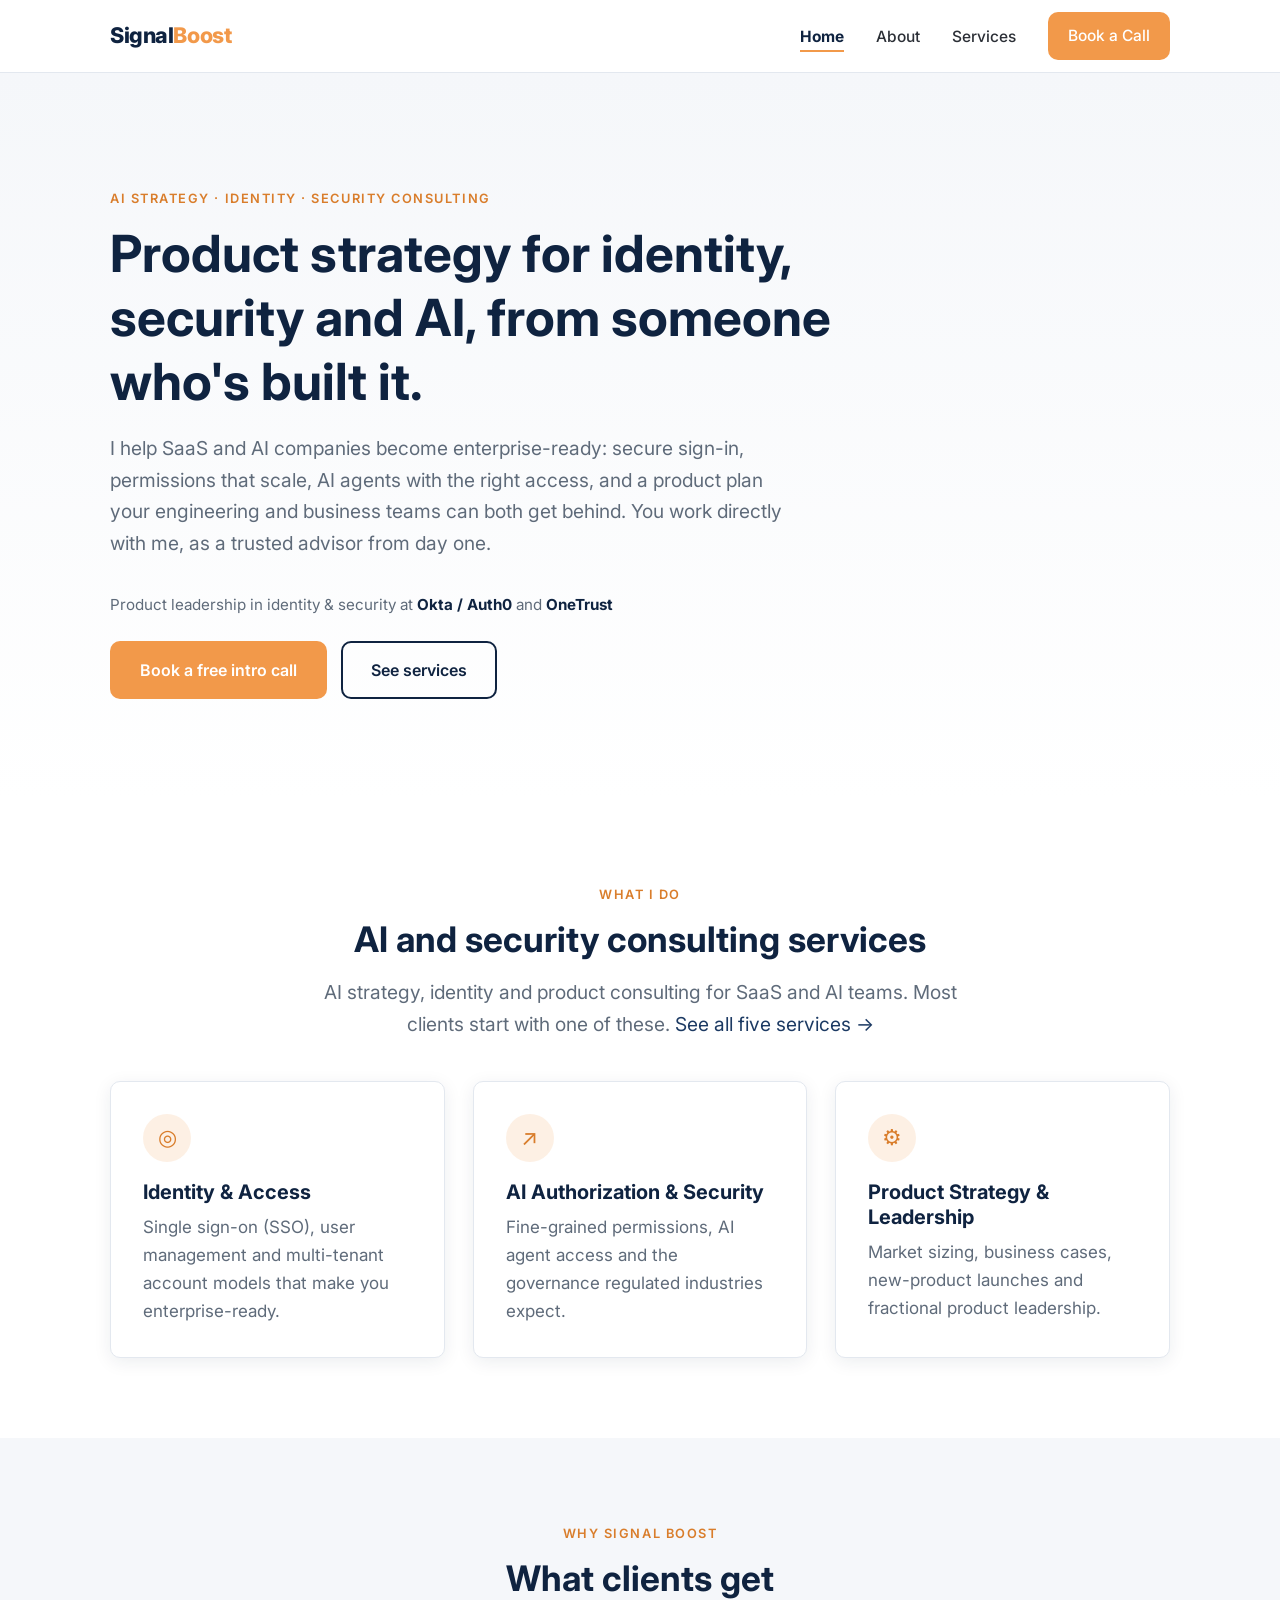
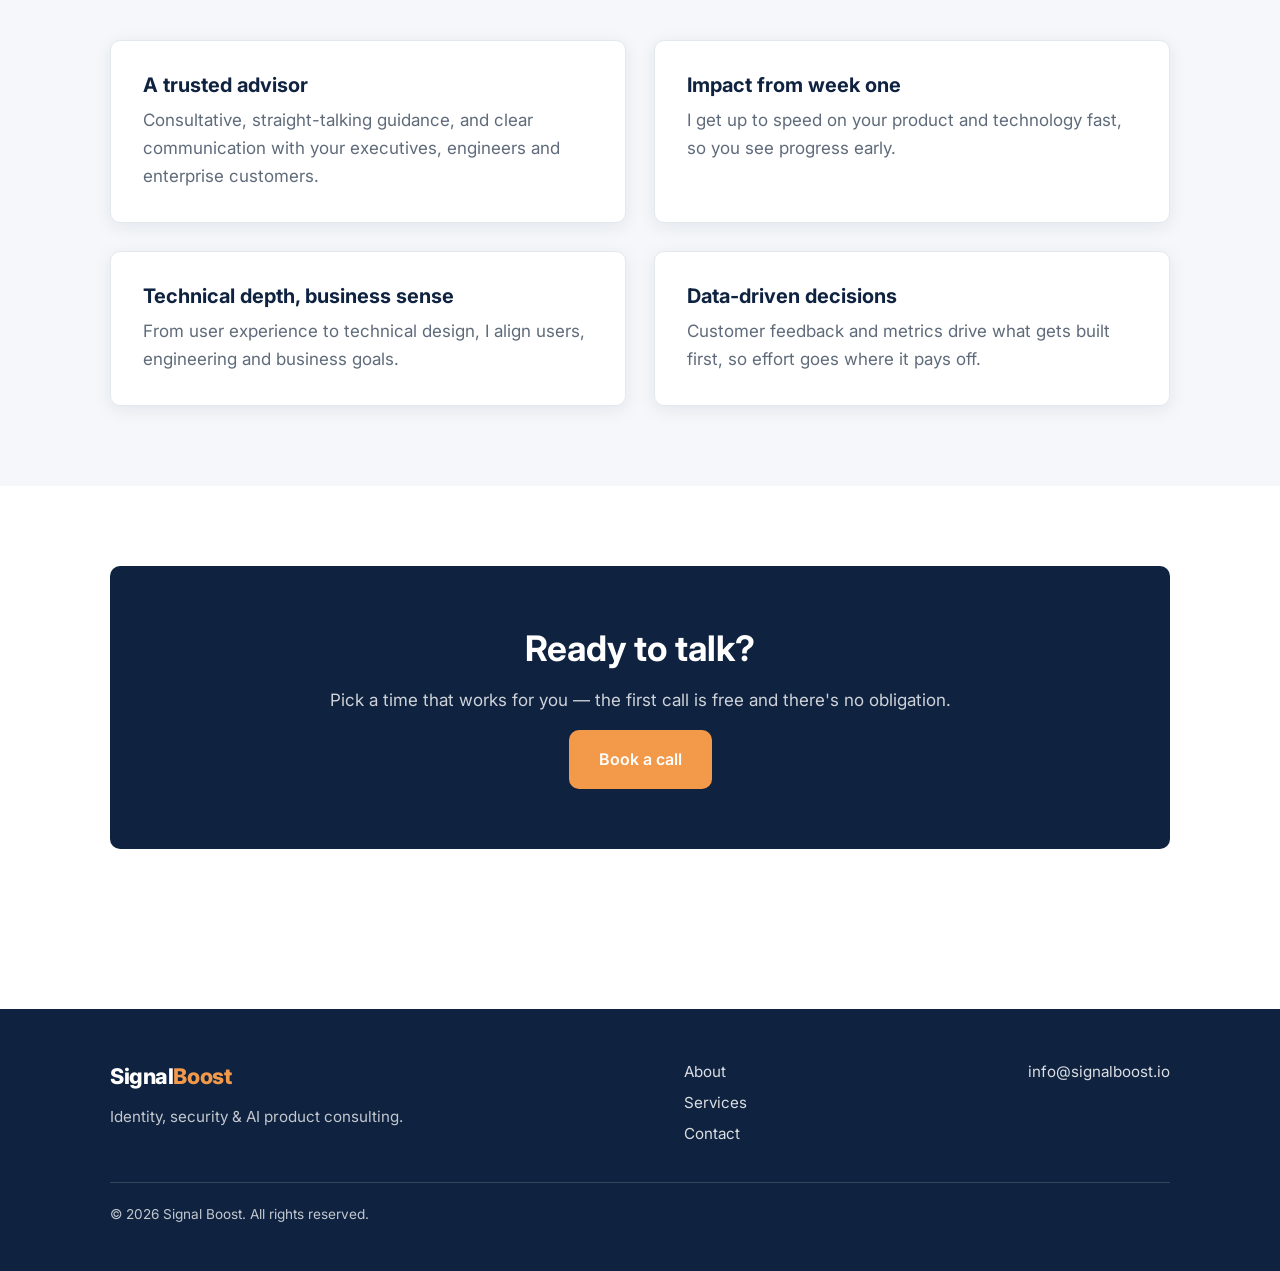
<file: index.html>
<!DOCTYPE html> <!-- Must be the very first line: tells the browser this is a modern HTML5 document -->

<!-- =====================================================================
     index.html — The HOME page.
     ---------------------------------------------------------------------
     GitHub Pages automatically shows "index.html" when someone visits
     your site's main address, so this file MUST be named index.html.

     HTML basics:
       <tag>content</tag>   <- most elements have an opening and closing tag
       <tag attribute="value">  <- attributes add extra info (class, href...)
       "less-than ! - -" ... "- - greater-than"  <- wraps a comment (like this block); browsers ignore it
                                 (Never type the closing "- - >" inside a comment — it ends the comment early.)

     Look for "EDIT:" comments — those mark text you should replace with
     your own details.
     ===================================================================== -->

<html lang="en">               <!-- Root element; lang="en" = page is in English (helps screen readers & Google) -->

<head>                         <!-- <head> holds info ABOUT the page; nothing here is shown on the page itself -->
  <meta charset="UTF-8">       <!-- Character encoding: lets the page display any symbol (é, ✓, —) correctly -->
  <meta name="viewport" content="width=device-width, initial-scale=1.0"> <!-- Makes the site scale properly on phones -->

  <title>Signal Boost | AI Security, Governance &amp; Identity Consulting</title> <!-- EDIT: Text shown in the browser tab and in Google results -->

  <!-- Description shown under your link in Google search results. EDIT: keep it ~150 characters -->
  <meta name="description" content="Chicago-based AI consulting services for SaaS and AI companies: AI strategy consulting, identity and access management (IAM), cybersecurity for AI products and product consulting.">

  <!-- "Open Graph" tags control the preview card when your link is shared on LinkedIn, Slack, etc. -->
  <meta property="og:title" content="Signal Boost | AI Security, Governance &amp; Identity Consulting">
  <meta property="og:description" content="A trusted advisor for identity, security and AI product strategy.">
  <meta property="og:type" content="website">

  <!-- Browser-tab icon. This uses an emoji-style SVG so you don't need an image file.
       Later you can replace it with: <link rel="icon" href="images/favicon.png"> -->
  <link rel="icon" href="data:image/svg+xml,<svg xmlns='http://www.w3.org/2000/svg' viewBox='0 0 100 100'><circle cx='50' cy='50' r='46' fill='%230f2340'/><text x='50' y='67' font-size='52' text-anchor='middle' fill='%23f2994a' font-family='Arial' font-weight='bold'>S</text></svg>">

  <!-- Load the "Inter" font from Google Fonts. The first two lines speed up the download. -->
  <link rel="preconnect" href="https://fonts.googleapis.com">
  <link rel="preconnect" href="https://fonts.gstatic.com" crossorigin>
  <link href="https://fonts.googleapis.com/css2?family=Inter:wght@400;500;600;700;800&display=swap" rel="stylesheet">

  <!-- Link to OUR stylesheet. The path is relative: "css/styles.css" = the styles.css file inside the css folder -->
  <link rel="stylesheet" href="css/styles.css">
</head>

<body>                         <!-- <body> holds everything visitors actually SEE -->

  <!-- ===================== HEADER / NAVIGATION =====================
       This same header block is copied onto every page. If you add a
       new page or rename one, update the links on ALL four pages.
       ================================================================ -->
  <header class="site-header"> <!-- class="site-header" connects this to the .site-header rule in styles.css -->
    <nav class="container nav-wrapper" aria-label="Main navigation"> <!-- <nav> = a group of navigation links; aria-label describes it for screen readers -->

      <!-- The logo is just styled text that links back to the home page -->
      <a href="index.html" class="logo">Signal<span>Boost</span></a> <!-- <span> lets us color "Boost" differently -->

      <!-- Hamburger button: only visible on phones (see styles.css section 9).
           main.js listens for clicks on it to open/close the menu. -->
      <button class="nav-toggle" aria-label="Open menu" aria-expanded="false">
        <span class="bar"></span>  <!-- Each .bar is one line of the ☰ icon -->
        <span class="bar"></span>
        <span class="bar"></span>
      </button>

      <!-- <ul> = unordered list; each <li> = one list item (a menu link) -->
      <ul class="nav-links">
        <li><a href="index.html">Home</a></li>          <!-- href = the page the link goes to -->
        <li><a href="about.html">About</a></li>
        <li><a href="services.html">Services</a></li>
        <li><a href="contact.html" class="btn btn-primary btn-small">Book a Call</a></li> <!-- Styled as a button -->
      </ul>
    </nav>
  </header>

  <!-- <main> wraps the unique content of this page (helps accessibility & SEO) -->
  <main>

    <!-- ===================== HERO (big intro banner) ===================== -->
    <section class="hero">     <!-- <section> = a themed block of the page -->
      <div class="container">  <!-- .container centers content and limits its width -->
        <span class="eyebrow">AI Strategy · Identity · Security Consulting</span> <!-- Small label above the headline -->

        <!-- <h1> = the page's main headline. Use only ONE <h1> per page (important for Google). -->
        <h1>Product strategy for identity, security and AI, from someone who's built it.</h1> <!-- EDIT: your core promise -->

        <!-- class="lead" = larger intro paragraph -->
        <p class="lead">
          <!-- EDIT: one or two sentences on who you help and how -->
          I help SaaS and AI companies become enterprise-ready: secure sign-in,
          permissions that scale, AI agents with the right access, and a product
          plan your engineering and business teams can both get behind.
          You work directly with me, as a trusted advisor from day one.
        </p>

        <!-- Credibility line: short proof, styled by .proof-line in styles.css -->
        <p class="proof-line">Product leadership in identity &amp; security at <strong>Okta / Auth0</strong> and <strong>OneTrust</strong></p>

        <div class="btn-group">  <!-- Holds two buttons side by side -->
          <a href="contact.html" class="btn btn-primary">Book a free intro call</a>
          <a href="services.html" class="btn btn-outline">See services</a>
        </div>
      </div>
    </section>

    <!-- ===================== SERVICES PREVIEW ===================== -->
    <section class="section">
      <div class="container">
        <div class="text-center">  <!-- Centers the heading text -->
          <span class="eyebrow">What I do</span>
          <h2>AI and security consulting services</h2> <!-- <h2> = a section heading -->
          <p class="lead">AI strategy, identity and product consulting for SaaS and AI teams. Most clients start with one of these. <a href="services.html">See all five services →</a></p>
        </div>

        <!-- .grid lays the cards out in columns (1 on phones, up to 3 on desktop) -->
        <!-- class="card reveal": "card" styles the box, "reveal" makes it fade in on scroll (main.js) -->
        <div class="grid" style="margin-top: 40px;"> <!-- style="..." = a one-off inline style for this element only -->

          <article class="card reveal"> <!-- <article> = a self-contained piece of content -->
            <div class="card-icon" aria-hidden="true">◎</div> <!-- aria-hidden: screen readers skip decorative icons -->
            <h3>Identity &amp; Access</h3>                       <!-- EDIT -->
            <p>Single sign-on (SSO), user management and multi-tenant account models that make you enterprise-ready.</p> <!-- EDIT -->
          </article>

          <article class="card reveal">
            <div class="card-icon" aria-hidden="true">↗</div>
            <h3>AI Authorization &amp; Security</h3> <!-- "&amp;" is how you write an "&" symbol safely in HTML -->
            <p>Fine-grained permissions, AI agent access and the governance regulated industries expect.</p>
          </article>

          <article class="card reveal">
            <div class="card-icon" aria-hidden="true">⚙</div>
            <h3>Product Strategy &amp; Leadership</h3>
            <p>Market sizing, business cases, new-product launches and fractional product leadership.</p>
          </article>

        </div>
      </div>
    </section>

    <!-- ===================== WHY WORK WITH SIGNAL BOOST =====================
         These four points come from what Sam's past managers and colleagues
         said most often about him in their recommendations.
         ====================================================================== -->
    <section class="section section-soft"> <!-- section-soft = light gray background -->
      <div class="container">
        <div class="text-center">
          <span class="eyebrow">Why Signal Boost</span>
          <h2>What clients get</h2>
        </div>

        <!-- Same .grid + .card pattern as the services above; "grid-2" makes it a 2×2 layout -->
        <div class="grid grid-2" style="margin-top: 40px;">
          <article class="card reveal">
            <h3>A trusted advisor</h3>
            <p>Consultative, straight-talking guidance, and clear communication with your executives, engineers and enterprise customers.</p>
          </article>
          <article class="card reveal">
            <h3>Impact from week one</h3>
            <p>I get up to speed on your product and technology fast, so you see progress early.</p>
          </article>
          <article class="card reveal">
            <h3>Technical depth, business sense</h3>
            <p>From user experience to technical design, I align users, engineering and business goals.</p>
          </article>
          <article class="card reveal">
            <h3>Data-driven decisions</h3>
            <p>Customer feedback and metrics drive what gets built first, so effort goes where it pays off.</p>
          </article>
        </div>
      </div>
    </section>

    <!-- ===================== CALL TO ACTION ===================== -->
    <section class="section">
      <div class="container">
        <div class="cta-band reveal">  <!-- Dark navy box that grabs attention -->
          <h2>Ready to talk?</h2>
          <p>Pick a time that works for you — the first call is free and there's no obligation.</p>
          <!-- EDIT: replace YOUR-USERNAME with your Calendly link.
               target="_blank" opens it in a new tab; rel="noopener" is a security best practice for new tabs. -->
          <a href="https://calendly.com/YOUR-USERNAME" class="btn btn-primary" target="_blank" rel="noopener">Book a call</a>
        </div>
      </div>
    </section>

  </main>

  <!-- ===================== FOOTER =====================
       Also copied onto every page — update all pages if you change it.
       ================================================== -->
  <footer class="site-footer">
    <div class="container">
      <div class="footer-grid">  <!-- Flexbox row: brand on the left, links on the right -->
        <div>
          <a href="index.html" class="logo">Signal<span>Boost</span></a>
          <p style="margin-top: 10px;">Identity, security &amp; AI product consulting.</p>
        </div>
        <ul class="footer-links">
          <li><a href="about.html">About</a></li>
          <li><a href="services.html">Services</a></li>
          <li><a href="contact.html">Contact</a></li>
        </ul>
        <ul class="footer-links">
          <!-- "mailto:" links open the visitor's email app. EDIT: your email -->
          <li><a href="mailto:sam@signalboost.io">info@signalboost.io</a></li>
        </ul>
      </div>
      <div class="footer-bottom">
        <!-- &copy; = the © symbol. The empty <span id="year"> is filled in by main.js -->
        <p>&copy; <span id="year"></span> Signal Boost. All rights reserved.</p>
      </div>
    </div>
  </footer>

  <!-- Load our JavaScript LAST-ish. "defer" = wait until the page's HTML is fully loaded, then run it. -->
  <script src="js/main.js" defer></script>
</body>
</html>
</file>
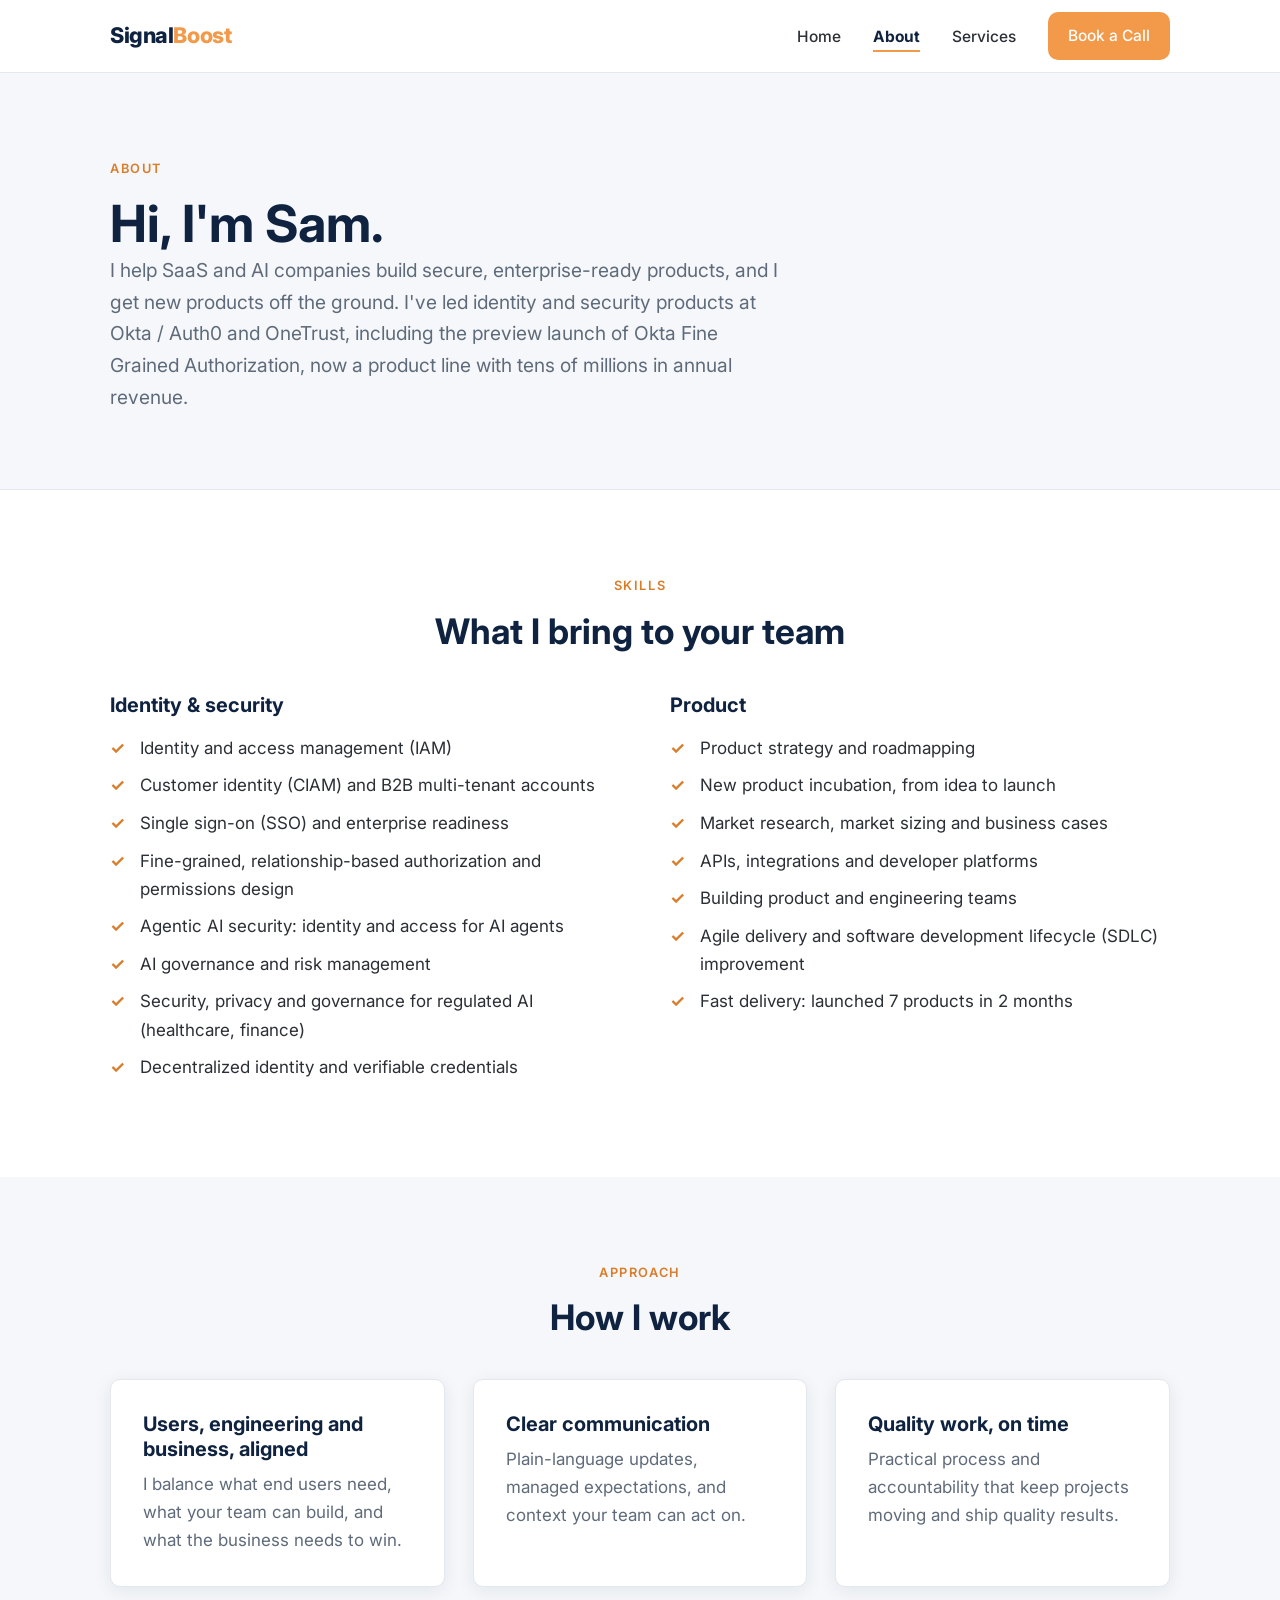
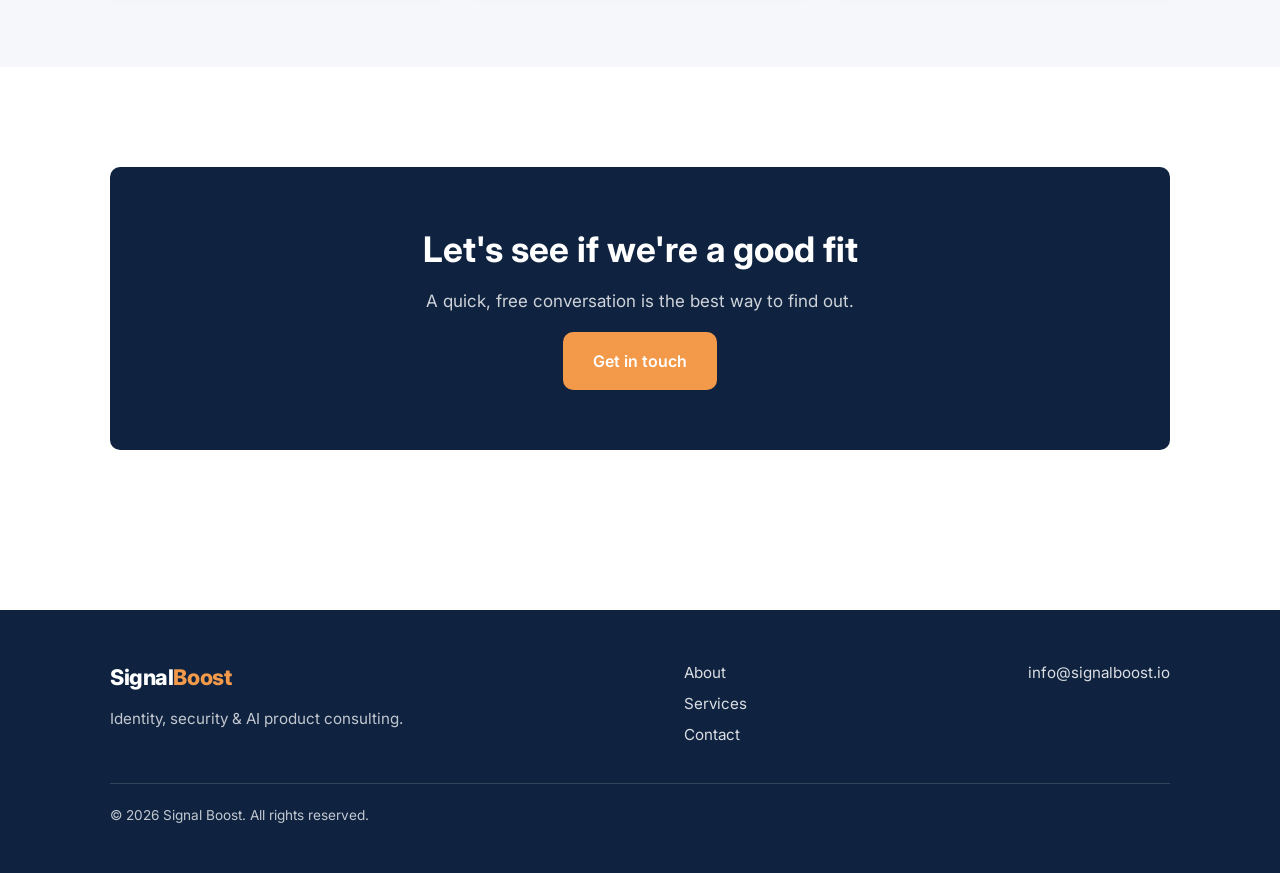
<file: about.html>
<!DOCTYPE html> <!-- Must be the very first line: tells the browser this is a modern HTML5 document -->

<!-- =====================================================================
     about.html — The ABOUT page (your story & background).
     The <head>, header and footer are the same as index.html — see that
     file for line-by-line notes on those parts. Comments here focus on
     what's new on this page. Search for "EDIT:" to find text to replace.
     ===================================================================== -->

<html lang="en">
<head>
  <meta charset="UTF-8">
  <meta name="viewport" content="width=device-width, initial-scale=1.0">
  <title>About Sam | Signal Boost</title> <!-- Each page gets its own title for the browser tab & Google -->
  <meta name="description" content="Sam leads Signal Boost: AI security and AI governance consulting, agentic AI security, identity and access management (IAM) and product strategy.">
  <link rel="icon" href="data:image/svg+xml,<svg xmlns='http://www.w3.org/2000/svg' viewBox='0 0 100 100'><circle cx='50' cy='50' r='46' fill='%230f2340'/><text x='50' y='67' font-size='52' text-anchor='middle' fill='%23f2994a' font-family='Arial' font-weight='bold'>S</text></svg>">
  <link rel="preconnect" href="https://fonts.googleapis.com">
  <link rel="preconnect" href="https://fonts.gstatic.com" crossorigin>
  <link href="https://fonts.googleapis.com/css2?family=Inter:wght@400;500;600;700;800&display=swap" rel="stylesheet">
  <link rel="stylesheet" href="css/styles.css"> <!-- Same shared stylesheet as every page -->
</head>

<body>

  <!-- ===================== HEADER (same on every page) ===================== -->
  <header class="site-header">
    <nav class="container nav-wrapper" aria-label="Main navigation">
      <a href="index.html" class="logo">Signal<span>Boost</span></a>
      <button class="nav-toggle" aria-label="Open menu" aria-expanded="false">
        <span class="bar"></span><span class="bar"></span><span class="bar"></span>
      </button>
      <ul class="nav-links">
        <li><a href="index.html">Home</a></li>
        <li><a href="about.html">About</a></li>       <!-- main.js will highlight this one on this page -->
        <li><a href="services.html">Services</a></li>
        <li><a href="contact.html" class="btn btn-primary btn-small">Book a Call</a></li>
      </ul>
    </nav>
  </header>

  <main>

    <!-- ===================== PAGE HEADER (small banner) ===================== -->
    <section class="page-header">
      <div class="container">
        <span class="eyebrow">About</span>
        <h1>Hi, I'm Sam.</h1> <!-- EDIT: your name -->
        <p class="lead">I help SaaS and AI companies build secure, enterprise-ready products, and I get new products off the ground. I've led identity and security products at Okta / Auth0 and OneTrust, including the preview launch of Okta Fine Grained Authorization, now a product line with tens of millions in annual revenue.</p> <!-- EDIT -->
      </div>
    </section>

    <!-- ===================== SKILLS (two checkmark lists) =====================
         .split = two columns on desktop, stacked on phones.
         class="check-list" swaps bullet points for orange checkmarks (styles.css).
         To add a skill, copy one <li>...</li> line and edit it.
         ========================================================================= -->
    <section class="section">
      <div class="container">
        <div class="text-center">
          <span class="eyebrow">Skills</span>
          <h2>What I bring to your team</h2>
        </div>
        <div class="split" style="margin-top: 40px; align-items: start;">
          <div class="reveal">
            <h3>Identity &amp; security</h3>
            <ul class="check-list">
              <li>Identity and access management (IAM)</li>
              <li>Customer identity (CIAM) and B2B multi-tenant accounts</li>
              <li>Single sign-on (SSO) and enterprise readiness</li>
              <li>Fine-grained, relationship-based authorization and permissions design</li>
              <li>Agentic AI security: identity and access for AI agents</li>
              <li>AI governance and risk management</li>
              <li>Security, privacy and governance for regulated AI (healthcare, finance)</li>
              <li>Decentralized identity and verifiable credentials</li>
            </ul>
          </div>
          <div class="reveal">
            <h3>Product</h3>
            <ul class="check-list">
              <li>Product strategy and roadmapping</li>
              <li>New product incubation, from idea to launch</li>
              <li>Market research, market sizing and business cases</li>
              <li>APIs, integrations and developer platforms</li>
              <li>Building product and engineering teams</li>
              <li>Agile delivery and software development lifecycle (SDLC) improvement</li>
              <li>Fast delivery: launched 7 products in 2 months</li>
            </ul>
          </div>
        </div>
      </div>
    </section>

    <!-- ===================== HOW I WORK =====================
         Themes taken from what Sam's colleagues highlighted in recommendations.
         ====================================================== -->
    <section class="section section-soft">
      <div class="container">
        <div class="text-center">
          <span class="eyebrow">Approach</span>
          <h2>How I work</h2>
        </div>
        <div class="grid" style="margin-top: 40px;">
          <article class="card reveal">
            <h3>Users, engineering and business, aligned</h3>
            <p>I balance what end users need, what your team can build, and what the business needs to win.</p>
          </article>
          <article class="card reveal">
            <h3>Clear communication</h3>
            <p>Plain-language updates, managed expectations, and context your team can act on.</p>
          </article>
          <article class="card reveal">
            <h3>Quality work, on time</h3>
            <p>Practical process and accountability that keep projects moving and ship quality results.</p>
          </article>
        </div>
      </div>
    </section>

    <!-- The call-to-action below uses padding-top: 0, so give it space after the gray section -->
    <div style="height: 80px;"></div>

    <!-- ===================== CALL TO ACTION ===================== -->
    <section class="section" style="padding-top: 20px;"> <!-- CSS sizes need a unit, like px -->
      <div class="container">
        <div class="cta-band reveal">
          <h2>Let's see if we're a good fit</h2>
          <p>A quick, free conversation is the best way to find out.</p>
          <a href="contact.html" class="btn btn-primary">Get in touch</a>
        </div>
      </div>
    </section>

  </main>

  <!-- ===================== FOOTER (same on every page) ===================== -->
  <footer class="site-footer">
    <div class="container">
      <div class="footer-grid">
        <div>
          <a href="index.html" class="logo">Signal<span>Boost</span></a>
          <p style="margin-top: 10px;">Identity, security &amp; AI product consulting.</p>
        </div>
        <ul class="footer-links">
          <li><a href="about.html">About</a></li>
          <li><a href="services.html">Services</a></li>
          <li><a href="contact.html">Contact</a></li>
        </ul>
        <ul class="footer-links">
          <li><a href="mailto:sam@signalboost.io">info@signalboost.io</a></li>
        </ul>
      </div>
      <div class="footer-bottom">
        <p>&copy; <span id="year"></span> Signal Boost. All rights reserved.</p>
      </div>
    </div>
  </footer>

  <script src="js/main.js" defer></script>
</body>
</html>
</file>
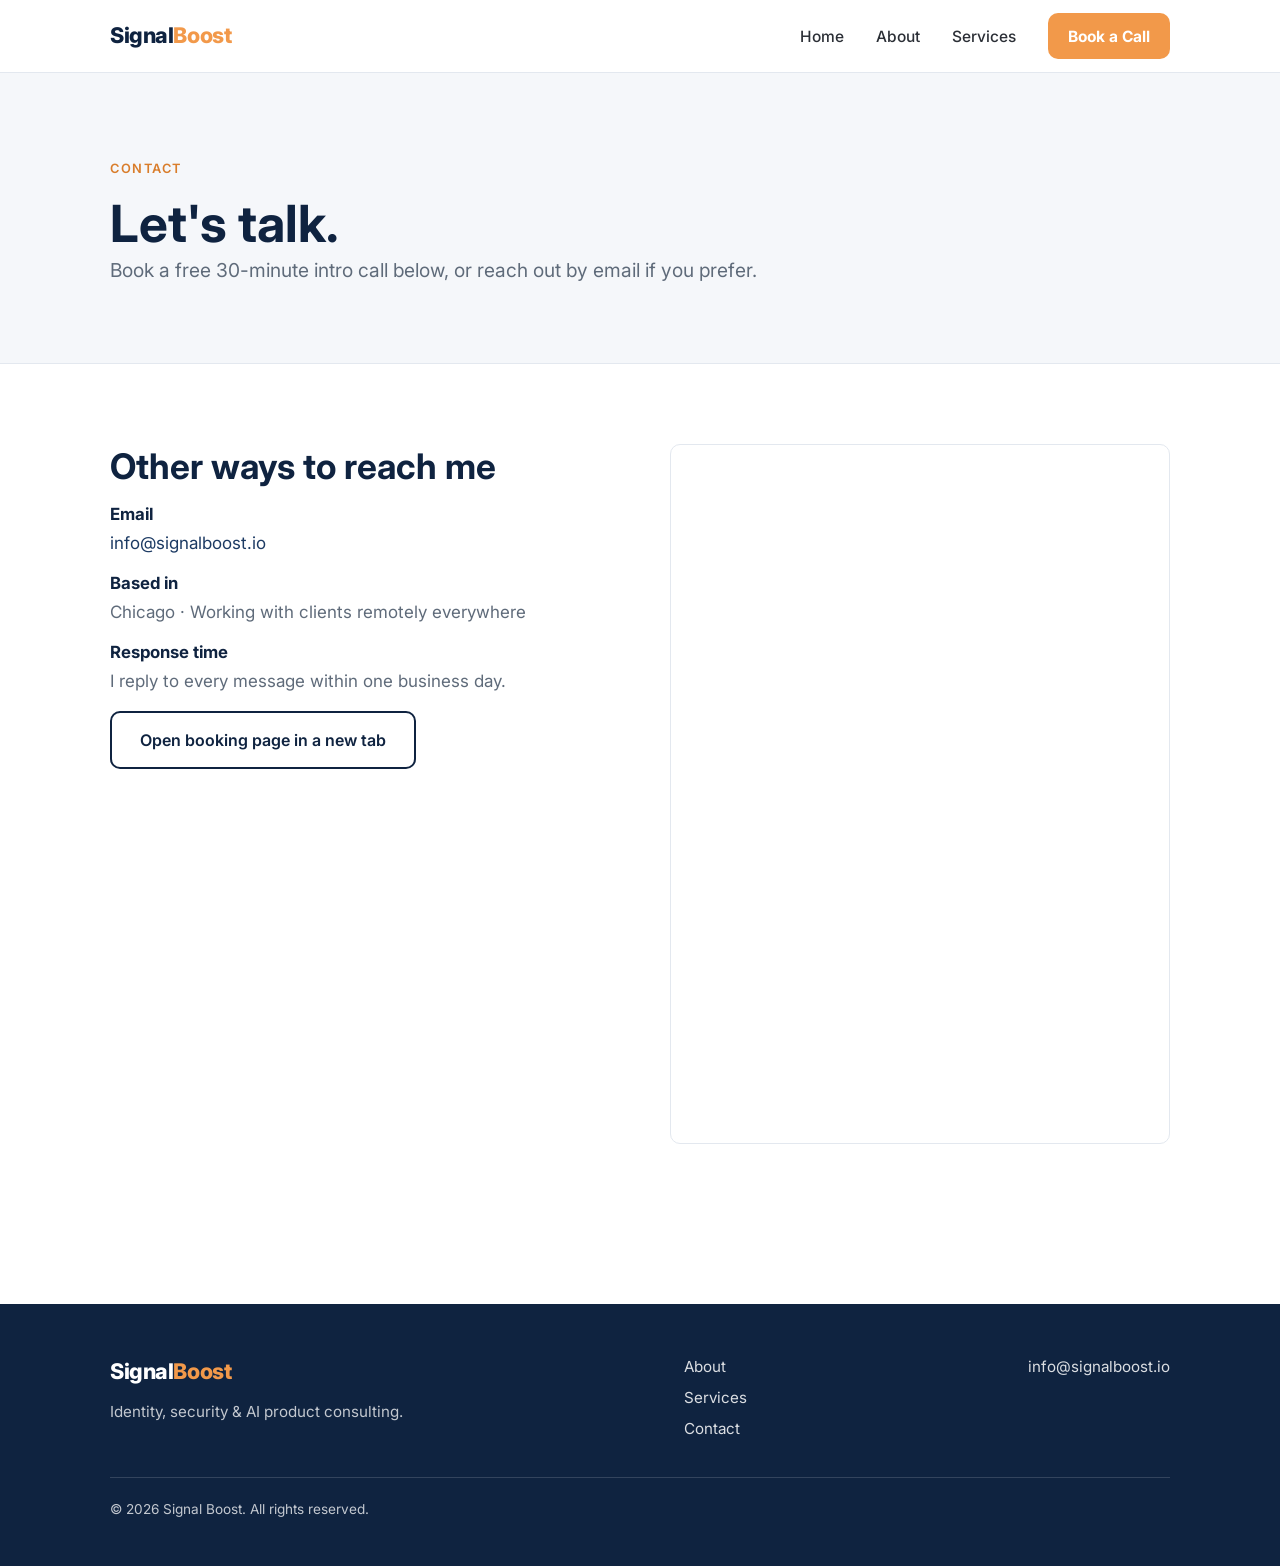
<file: contact.html>
<!DOCTYPE html> <!-- Must be the very first line: tells the browser this is a modern HTML5 document -->

<!-- =====================================================================
     contact.html — The CONTACT page, with your Calendly booking calendar.
     ---------------------------------------------------------------------
     GitHub Pages only hosts "static" files — it can't receive form
     submissions. So instead of a form, visitors book directly through
     Calendly (a free scheduling service).

     SETUP (one-time):
       1. Create a free account at https://calendly.com
       2. Create an event type, e.g. "30 Minute Intro Call"
       3. Copy its link, e.g. https://calendly.com/austin-signalboost/intro
       4. Replace EVERY "https://calendly.com/YOUR-USERNAME" in this file
          (and in index.html) with your link.
     ===================================================================== -->

<html lang="en">
<head>
  <meta charset="UTF-8">
  <meta name="viewport" content="width=device-width, initial-scale=1.0">
  <title>Contact | Signal Boost</title>
  <meta name="description" content="Book a free intro call with Signal Boost about AI strategy consulting, identity, cybersecurity or product consulting.">
  <link rel="icon" href="data:image/svg+xml,<svg xmlns='http://www.w3.org/2000/svg' viewBox='0 0 100 100'><circle cx='50' cy='50' r='46' fill='%230f2340'/><text x='50' y='67' font-size='52' text-anchor='middle' fill='%23f2994a' font-family='Arial' font-weight='bold'>S</text></svg>">
  <link rel="preconnect" href="https://fonts.googleapis.com">
  <link rel="preconnect" href="https://fonts.gstatic.com" crossorigin>
  <link href="https://fonts.googleapis.com/css2?family=Inter:wght@400;500;600;700;800&display=swap" rel="stylesheet">
  <link rel="stylesheet" href="css/styles.css">
</head>

<body>

  <!-- ===================== HEADER (same on every page) ===================== -->
  <header class="site-header">
    <nav class="container nav-wrapper" aria-label="Main navigation">
      <a href="index.html" class="logo">Signal<span>Boost</span></a>
      <button class="nav-toggle" aria-label="Open menu" aria-expanded="false">
        <span class="bar"></span><span class="bar"></span><span class="bar"></span>
      </button>
      <ul class="nav-links">
        <li><a href="index.html">Home</a></li>
        <li><a href="about.html">About</a></li>
        <li><a href="services.html">Services</a></li>
        <li><a href="contact.html" class="btn btn-primary btn-small">Book a Call</a></li>
      </ul>
    </nav>
  </header>

  <main>

    <!-- ===================== PAGE HEADER ===================== -->
    <section class="page-header">
      <div class="container">
        <span class="eyebrow">Contact</span>
        <h1>Let's talk.</h1>
        <p class="lead">Book a free 30-minute intro call below, or reach out by email if you prefer.</p>
      </div>
    </section>

    <section class="section">
      <div class="container split" style="align-items: start;"> <!-- align-items: start = columns line up at the top -->

        <!-- ===================== LEFT: contact details ===================== -->
        <div>
          <h2>Other ways to reach me</h2>

          <div class="contact-item">
            <h3>Email</h3>
            <!-- mailto: opens the visitor's email app with your address filled in. EDIT: your email -->
            <p><a href="mailto:sam@signalboost.io">info@signalboost.io</a></p>
          </div>


          <div class="contact-item">
            <h3>Based in</h3>
            <p>Chicago · Working with clients remotely everywhere</p> <!-- EDIT -->
          </div>

          <div class="contact-item">
            <h3>Response time</h3>
            <p>I reply to every message within one business day.</p>
          </div>

          <!-- Simple fallback button in case the calendar doesn't load -->
          <a href="https://calendly.com/YOUR-USERNAME" class="btn btn-outline" target="_blank" rel="noopener">Open booking page in a new tab</a>
        </div>

        <!-- ===================== RIGHT: Calendly calendar ===================== -->
        <div>
          <!-- Calendly's "inline embed": this empty box gets replaced by the booking calendar.
               data-url = YOUR Calendly link (EDIT this!)
               The extra "?hide_gdpr_banner=1&primary_color=f2994a" part hides a cookie banner
               and makes Calendly's buttons match our orange accent color. -->
          <div class="calendly-inline-widget"
               data-url="https://calendly.com/YOUR-USERNAME?hide_gdpr_banner=1&primary_color=f2994a"
               style="min-width: 300px; height: 700px; border: 1px solid var(--color-border); border-radius: var(--radius); overflow: hidden;">
          </div>
          <!-- This script (provided by Calendly) finds the box above and loads the calendar into it.
               "async" means it loads in the background without slowing down the rest of the page. -->
          <script src="https://assets.calendly.com/assets/external/widget.js" async></script>
        </div>

      </div>
    </section>

  </main>

  <!-- ===================== FOOTER (same on every page) ===================== -->
  <footer class="site-footer">
    <div class="container">
      <div class="footer-grid">
        <div>
          <a href="index.html" class="logo">Signal<span>Boost</span></a>
          <p style="margin-top: 10px;">Identity, security &amp; AI product consulting.</p>
        </div>
        <ul class="footer-links">
          <li><a href="about.html">About</a></li>
          <li><a href="services.html">Services</a></li>
          <li><a href="contact.html">Contact</a></li>
        </ul>
        <ul class="footer-links">
          <li><a href="mailto:sam@signalboost.io">info@signalboost.io</a></li>
        </ul>
      </div>
      <div class="footer-bottom">
        <p>&copy; <span id="year"></span> Signal Boost. All rights reserved.</p>
      </div>
    </div>
  </footer>

  <script src="js/main.js" defer></script>
</body>
</html>
</file>
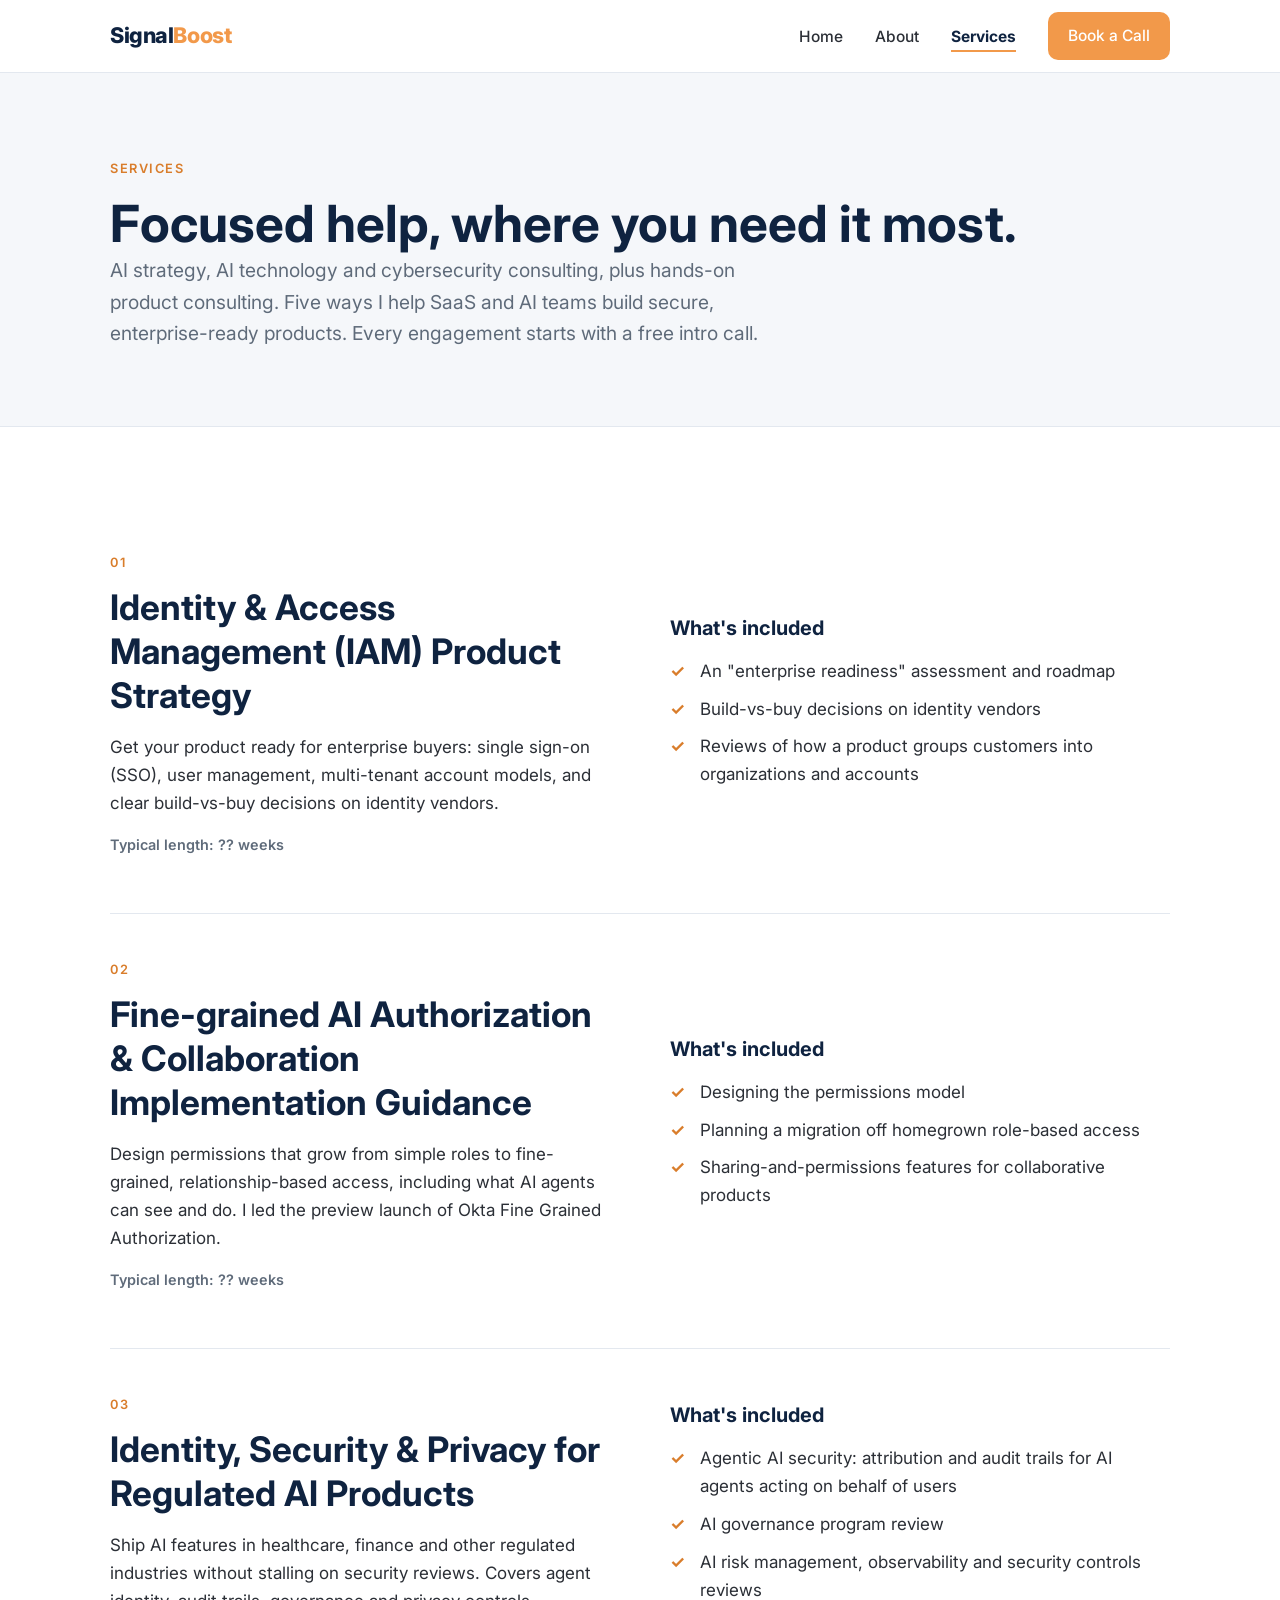
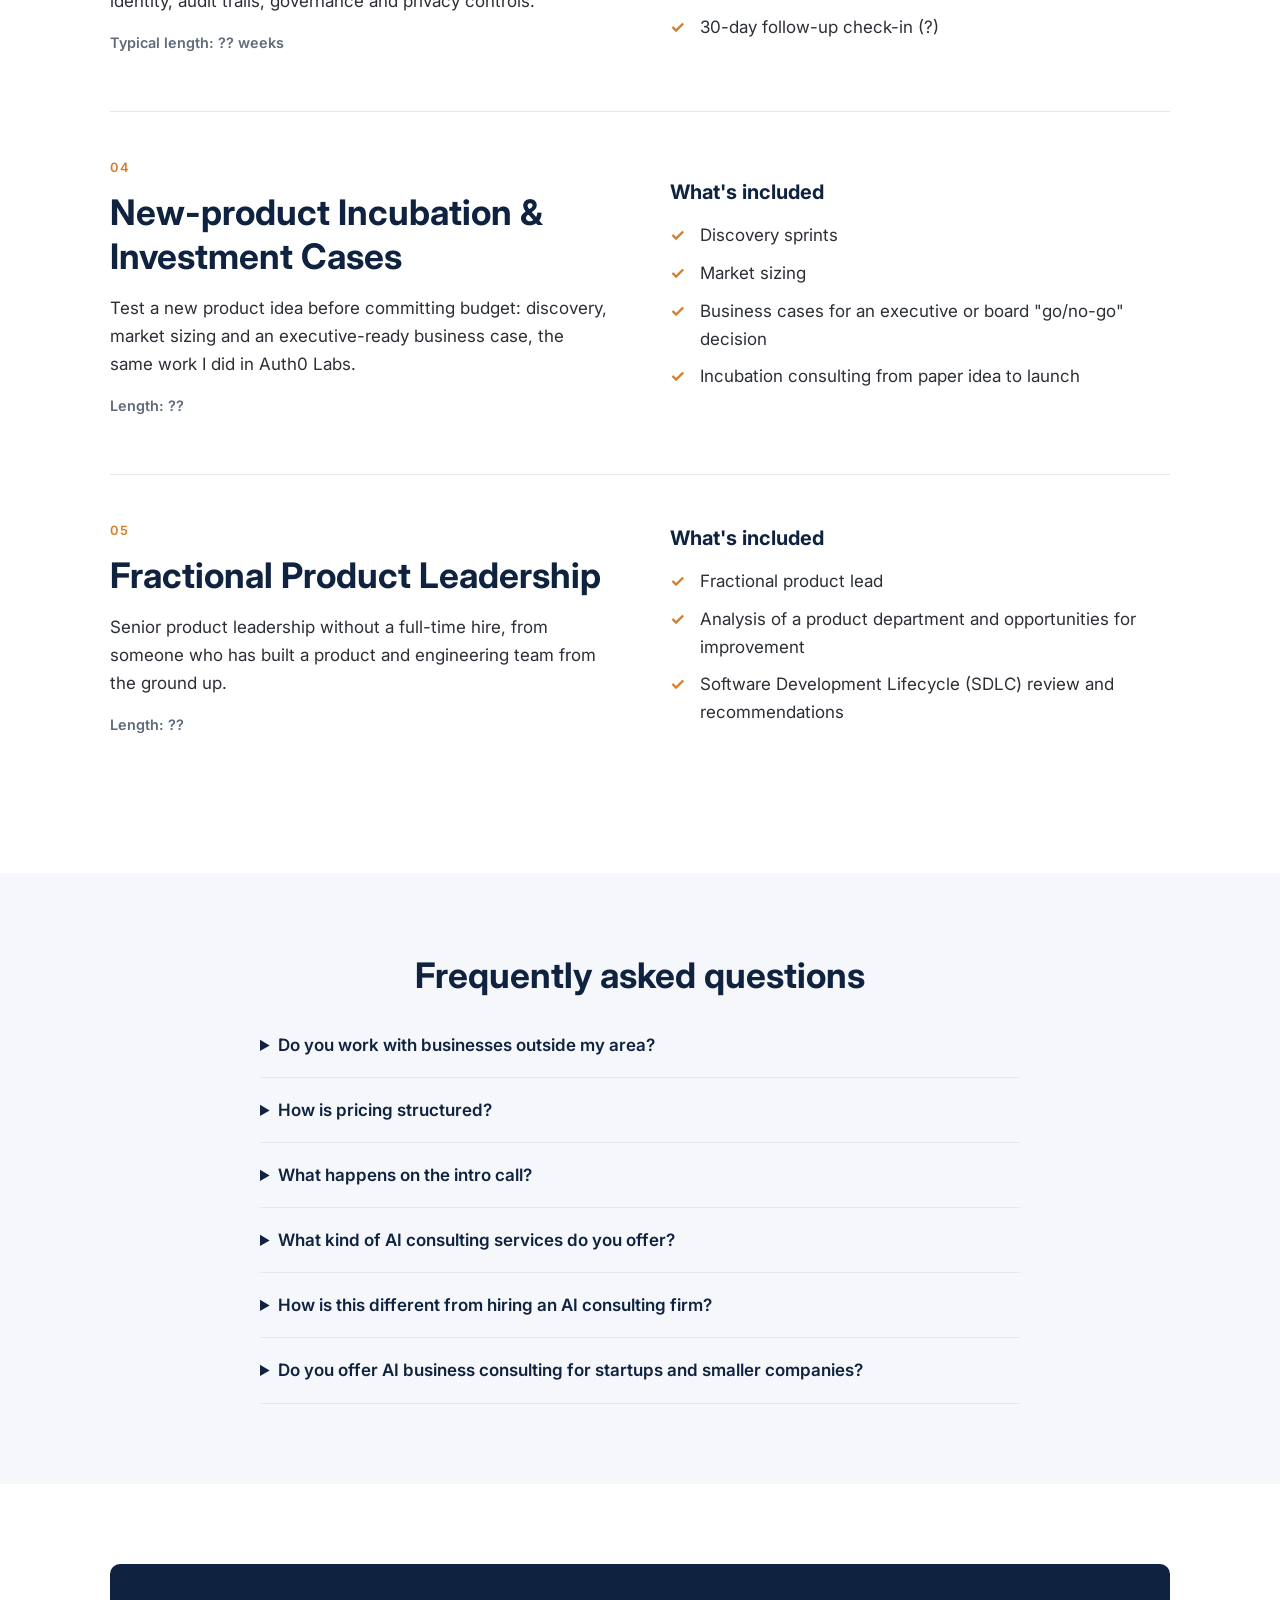
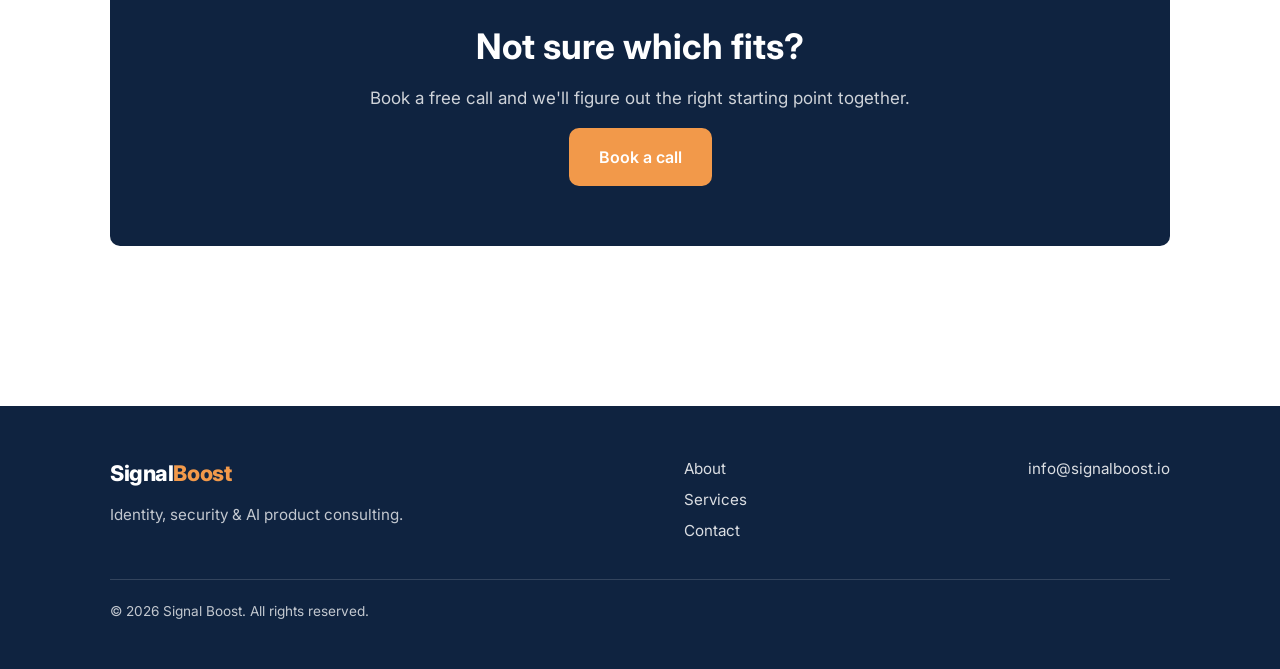
<file: services.html>
<!DOCTYPE html> <!-- Must be the very first line: tells the browser this is a modern HTML5 document -->

<!-- =====================================================================
     services.html — The SERVICES page (what you offer, in detail).
     Header/footer/head are identical to index.html (see notes there).
     To ADD a service: copy one whole <div class="service-detail"> ... </div>
     block, paste it below the last one, and edit the text.
     ===================================================================== -->

<html lang="en">
<head>
  <meta charset="UTF-8">
  <meta name="viewport" content="width=device-width, initial-scale=1.0">
  <title>AI Security &amp; Governance Consulting | Signal Boost</title>
  <meta name="description" content="AI consulting services: AI strategy consulting, AI technology and authorization guidance, cybersecurity for regulated AI, identity and access management (IAM) and product consulting.">
  <link rel="icon" href="data:image/svg+xml,<svg xmlns='http://www.w3.org/2000/svg' viewBox='0 0 100 100'><circle cx='50' cy='50' r='46' fill='%230f2340'/><text x='50' y='67' font-size='52' text-anchor='middle' fill='%23f2994a' font-family='Arial' font-weight='bold'>S</text></svg>">
  <link rel="preconnect" href="https://fonts.googleapis.com">
  <link rel="preconnect" href="https://fonts.gstatic.com" crossorigin>
  <link href="https://fonts.googleapis.com/css2?family=Inter:wght@400;500;600;700;800&display=swap" rel="stylesheet">
  <link rel="stylesheet" href="css/styles.css">
</head>

<body>

  <!-- ===================== HEADER (same on every page) ===================== -->
  <header class="site-header">
    <nav class="container nav-wrapper" aria-label="Main navigation">
      <a href="index.html" class="logo">Signal<span>Boost</span></a>
      <button class="nav-toggle" aria-label="Open menu" aria-expanded="false">
        <span class="bar"></span><span class="bar"></span><span class="bar"></span>
      </button>
      <ul class="nav-links">
        <li><a href="index.html">Home</a></li>
        <li><a href="about.html">About</a></li>
        <li><a href="services.html">Services</a></li>
        <li><a href="contact.html" class="btn btn-primary btn-small">Book a Call</a></li>
      </ul>
    </nav>
  </header>

  <main>

    <!-- ===================== PAGE HEADER ===================== -->
    <section class="page-header">
      <div class="container">
        <span class="eyebrow">Services</span>
        <h1>Focused help, where you need it most.</h1>
        <p class="lead">AI strategy, AI technology and cybersecurity consulting, plus hands-on product consulting. Five ways I help SaaS and AI teams build secure, enterprise-ready products. Every engagement starts with a free intro call.</p>
      </div>
    </section>

    <!-- ===================== SERVICE LIST ===================== -->
    <section class="section">
      <div class="container">

        <!-- ---------- SERVICE 1 ----------
             id="strategy" lets you link straight to this section with services.html#strategy -->
        <div class="service-detail split reveal" id="strategy">
          <div>
            <span class="eyebrow">01</span>
            <h2>Identity &amp; Access Management (IAM) Product Strategy</h2>      <!-- EDIT: service name -->
            <p>Get your product ready for enterprise buyers: single sign-on (SSO), user management, multi-tenant account models, and clear build-vs-buy decisions on identity vendors.</p> <!-- EDIT -->
            <p class="service-meta">Typical length: ?? weeks</p> <!-- EDIT: or delete the price -->
          </div>
          <div>
            <h3>What's included</h3>
            <ul class="check-list">
              <li>An "enterprise readiness" assessment and roadmap</li>
              <li>Build-vs-buy decisions on identity vendors</li>
              <li>Reviews of how a product groups customers into organizations and accounts</li>
            </ul>
          </div>
        </div>

        <!-- ---------- SERVICE 2 ---------- -->
        <div class="service-detail split reveal" id="marketing">
          <div>
            <span class="eyebrow">02</span>
            <h2>Fine-grained AI Authorization &amp; Collaboration Implementation Guidance</h2>
            <p>Design permissions that grow from simple roles to fine-grained, relationship-based access, including what AI agents can see and do. I led the preview launch of Okta Fine Grained Authorization.</p>
            <p class="service-meta">Typical length: ?? weeks</p>
          </div>
          <div>
            <h3>What's included</h3>
            <ul class="check-list">
              <li>Designing the permissions model</li>
              <li>Planning a migration off homegrown role-based access</li>
              <li>Sharing-and-permissions features for collaborative products</li>
            </ul>
          </div>
        </div>

        <!-- ---------- SERVICE 3 ---------- -->
        <div class="service-detail split reveal" id="operations">
          <div>
            <span class="eyebrow">03</span>
            <h2>Identity, Security &amp; Privacy for Regulated AI Products</h2>
            <p>Ship AI features in healthcare, finance and other regulated industries without stalling on security reviews. Covers agent identity, audit trails, governance and privacy controls.</p>
            <p class="service-meta">Typical length: ?? weeks</p>
          </div>
          <div>
            <h3>What's included</h3>
            <ul class="check-list">
              <li>Agentic AI security: attribution and audit trails for AI agents acting on behalf of users</li>
              <li>AI governance program review</li>
              <li>AI risk management, observability and security controls reviews</li>
              <li>30-day follow-up check-in (?)</li> <!-- Additional services? -->
            </ul>
          </div>
        </div>

        <!-- ---------- SERVICE 4 ---------- -->
        <div class="service-detail split reveal" id="advisory">
          <div>
            <span class="eyebrow">04</span>
            <h2>New-product Incubation &amp; Investment Cases</h2>
            <p>Test a new product idea before committing budget: discovery, market sizing and an executive-ready business case, the same work I did in Auth0 Labs.</p>
            <p class="service-meta">Length: ??</p>
          </div>
          <div>
            <h3>What's included</h3>
            <ul class="check-list">
              <li>Discovery sprints</li>
              <li>Market sizing</li>
              <li>Business cases for an executive or board "go/no-go" decision</li>
              <li>Incubation consulting from paper idea to launch</li>
            </ul>
          </div>
        </div>

        <!-- ---------- SERVICE 5 ---------- -->
      <div class="service-detail split reveal" id="fractional">
        <div>
          <span class="eyebrow">05</span>
          <h2>Fractional Product Leadership</h2>
          <p>Senior product leadership without a full-time hire, from someone who has built a product and engineering team from the ground up.</p>
          <p class="service-meta">Length: ??</p>
        </div>
        <div>
          <h3>What's included</h3>
          <ul class="check-list">
            <li>Fractional product lead</li>
            <li>Analysis of a product department and opportunities for improvement</li>
            <li>Software Development Lifecycle (SDLC) review and recommendations</li>
          </ul>
        </div>
      </div>

      </div> <!-- closes <div class="container"> -->
    </section>

    <!-- ===================== FAQ =====================
         <details> + <summary> are built-in HTML elements: clicking the
         <summary> shows/hides the rest. No JavaScript needed!
         ================================================ -->
    <section class="section section-soft">
      <div class="container" style="max-width: 800px;">
        <h2 class="text-center">Frequently asked questions</h2>
        <div class="faq">
          <details>
            <summary>Do you work with businesses outside my area?</summary>
            <p>Yes — most work happens over video calls, so I work with clients anywhere.</p>
          </details>
          <details>
            <summary>How is pricing structured?</summary>
            <p>Projects are fixed-price based on an agreed scope. Advisory is a flat monthly fee.</p>
          </details>
          <details>
            <summary>What happens on the intro call?</summary>
            <p>We talk about your goals and challenges. If it's a fit, I'll send a short proposal afterwards.</p>
          </details>
          <!-- These questions match popular Google searches ("AI consulting services",
               "AI consulting firm", "AI business consulting", "small business consulting"). -->
          <details>
            <summary>What kind of AI consulting services do you offer?</summary>
            <p>AI strategy and AI technology consulting focused on making AI products secure and enterprise-ready: what AI agents can access, permissions, governance, privacy and compliance. I also help decide which AI product ideas are worth building.</p>
          </details>
          <details>
            <summary>How is this different from hiring an AI consulting firm?</summary>
            <p>You work directly with me, a senior product leader, instead of a rotating team. You get the expertise of a larger AI consulting company with the focus and pricing of an independent consultant.</p>
          </details>
          <details>
            <summary>Do you offer AI business consulting for startups and smaller companies?</summary>
            <p>Yes. Many clients are startups and growing companies that need senior AI and product guidance without a full-time hire. Fractional product leadership is often a good fit.</p>
          </details>
          <!-- To add a question: copy a <details>...</details> block and paste it here -->
        </div>
      </div>
    </section>

    <!-- ===================== CALL TO ACTION ===================== -->
    <section class="section">
      <div class="container">
        <div class="cta-band reveal">
          <h2>Not sure which fits?</h2>
          <p>Book a free call and we'll figure out the right starting point together.</p>
          <a href="contact.html" class="btn btn-primary">Book a call</a>
        </div>
      </div>
    </section>

  </main>

  <!-- ===================== FOOTER (same on every page) ===================== -->
  <footer class="site-footer">
    <div class="container">
      <div class="footer-grid">
        <div>
          <a href="index.html" class="logo">Signal<span>Boost</span></a>
          <p style="margin-top: 10px;">Identity, security &amp; AI product consulting.</p>
        </div>
        <ul class="footer-links">
          <li><a href="about.html">About</a></li>
          <li><a href="services.html">Services</a></li>
          <li><a href="contact.html">Contact</a></li>
        </ul>
        <ul class="footer-links">
          <li><a href="mailto:sam@signalboost.io">info@signalboost.io</a></li>
        </ul>
      </div>
      <div class="footer-bottom">
        <p>&copy; <span id="year"></span> Signal Boost. All rights reserved.</p>
      </div>
    </div>
  </footer>

  <script src="js/main.js" defer></script>
</body>
</html>
</file>
<file: css/styles.css>
/* =====================================================================
   styles.css — The ONE stylesheet shared by every page of the site.
   ---------------------------------------------------------------------
   HOW CSS WORKS (quick primer):
     selector {            <- "which HTML elements does this rule target?"
       property: value;    <- "what should change about them?"
     }
   Comments like this one start with a slash-star and end with a
   star-slash, and are ignored by the browser. They're just notes for
   humans. (Never type star-slash INSIDE a comment — it ends the comment.)

   This file is organized top-to-bottom:
     1. Design tokens (colors, fonts, spacing) — change the look here
     2. Reset & base styles
     3. Layout helpers
     4. Header & navigation
     5. Buttons
     6. Page sections (hero, cards, etc.)
     7. Footer
     8. Animations
     9. Responsive (mobile) rules
   ===================================================================== */


/* ---------------------------------------------------------------------
   1. DESIGN TOKENS (CSS "custom properties" / variables)
   ---------------------------------------------------------------------
   ":root" means "the whole document". Variables defined here can be
   used anywhere with var(--name). Change a color HERE and it updates
   everywhere on the site. This is the easiest place to rebrand.
   --------------------------------------------------------------------- */
:root {
  --color-navy: #0f2340;        /* Main brand color: headings, header, footer */
  --color-navy-light: #1c3a63;  /* Slightly lighter navy for hover states     */
  --color-accent: #f2994a;      /* Accent (orange): buttons & highlights      */
  --color-accent-dark: #d97d2b; /* Darker accent for button hover             */
  --color-text: #2b2f36;        /* Body text — dark gray is easier to read than pure black */
  --color-muted: #5f6b7a;       /* Secondary/lighter text                     */
  --color-bg: #ffffff;          /* Page background                            */
  --color-bg-soft: #f5f7fa;     /* Light gray background for alternating sections */
  --color-border: #e3e8ef;      /* Thin lines and card borders                */

  /* Font stack: the browser uses the first font it has available.
     "Inter" is loaded from Google Fonts in each HTML file's <head>. */
  --font-main: "Inter", -apple-system, BlinkMacSystemFont, "Segoe UI", Roboto, sans-serif;

  --max-width: 1100px;          /* Content never gets wider than this        */
  --radius: 10px;               /* Roundness of corners on cards & buttons   */
  --shadow: 0 4px 18px rgba(15, 35, 64, 0.08); /* Soft drop shadow for cards */
}


/* ---------------------------------------------------------------------
   2. RESET & BASE STYLES
   --------------------------------------------------------------------- */

/* "*" targets EVERY element. box-sizing: border-box makes widths include
   padding and borders, which makes sizing much more predictable. */
*,
*::before,
*::after {
  box-sizing: border-box;
  margin: 0;                    /* Remove browsers' default spacing...       */
  padding: 0;                   /* ...so we control all spacing ourselves.   */
}

html {
  scroll-behavior: smooth;      /* Clicking an in-page #link scrolls smoothly */
}

body {
  font-family: var(--font-main);/* Use the font stack defined above          */
  color: var(--color-text);     /* Default text color                        */
  background: var(--color-bg);  /* Page background color                     */
  line-height: 1.65;            /* Space between lines — improves readability */
  font-size: 17px;              /* Base text size                            */
}

/* Headings h1–h4 share a font weight, color and tighter line spacing */
h1, h2, h3, h4 {
  color: var(--color-navy);
  line-height: 1.25;
  font-weight: 700;
}

h1 { font-size: clamp(2rem, 5vw, 3.2rem); }   /* clamp(min, preferred, max): scales with screen width */
h2 { font-size: clamp(1.6rem, 3.5vw, 2.2rem); margin-bottom: 1rem; }
h3 { font-size: 1.25rem; margin-bottom: 0.5rem; }

p { margin-bottom: 1rem; }      /* Space below each paragraph                */

a {
  color: var(--color-navy-light); /* Link color                              */
  text-decoration: none;          /* Remove the default underline            */
}
a:hover { text-decoration: underline; } /* ...but show it on hover           */

img {
  max-width: 100%;              /* Images never overflow their container     */
  display: block;               /* Removes a tiny gap browsers add under images */
}

/* Visible outline when navigating with the keyboard (Tab key) — accessibility */
:focus-visible {
  outline: 3px solid var(--color-accent);
  outline-offset: 3px;
}


/* ---------------------------------------------------------------------
   3. LAYOUT HELPERS (reusable classes you add in HTML via class="...")
   --------------------------------------------------------------------- */

/* .container centers content and stops it from getting too wide */
.container {
  width: 100%;
  max-width: var(--max-width);
  margin: 0 auto;               /* "auto" left/right margins = centered      */
  padding: 0 20px;              /* Breathing room on the sides (phones)      */
}

/* .section adds vertical space above and below a block of content */
.section { padding: 80px 0; }

/* .section-soft gives a section the light gray background */
.section-soft { background: var(--color-bg-soft); }

/* .text-center centers text inside an element */
.text-center { text-align: center; }

/* .lead makes intro paragraphs slightly bigger and lighter */
.lead {
  font-size: 1.2rem;
  color: var(--color-muted);
  max-width: 680px;
}
.text-center .lead { margin-left: auto; margin-right: auto; } /* center the lead when inside .text-center */

/* .eyebrow = small uppercase label shown above a heading */
.eyebrow {
  display: inline-block;
  font-size: 0.8rem;
  font-weight: 600;
  letter-spacing: 0.12em;       /* Spread the letters out a bit              */
  text-transform: uppercase;    /* Force CAPITAL LETTERS                     */
  color: var(--color-accent-dark);
  margin-bottom: 0.75rem;
}

/* .grid creates a responsive grid of columns. auto-fit + minmax means:
   "fit as many 260px-wide columns as possible, then stretch them". On a
   phone this automatically becomes a single column. */
.grid {
  display: grid;
  grid-template-columns: repeat(auto-fit, minmax(260px, 1fr));
  gap: 28px;                    /* Space between grid items                  */
}

/* .grid-2 = always two columns (e.g. 4 cards as a neat 2×2).
   Becomes one column on phones — see section 9. */
.grid-2 { grid-template-columns: repeat(2, 1fr); }

/* Two-column layout (text + image, etc.) */
.split {
  display: grid;
  grid-template-columns: 1fr 1fr; /* Two equal columns                       */
  gap: 60px;
  align-items: center;          /* Vertically center both columns           */
}


/* ---------------------------------------------------------------------
   4. HEADER & NAVIGATION
   --------------------------------------------------------------------- */
.site-header {
  position: sticky;             /* Header sticks to the top while scrolling  */
  top: 0;
  z-index: 100;                 /* Keeps the header above other content      */
  background: rgba(255, 255, 255, 0.96); /* White, very slightly see-through */
  border-bottom: 1px solid var(--color-border);
  backdrop-filter: blur(6px);   /* Blurs content scrolling behind the header */
}

/* Flexbox lines up the logo (left) and the menu (right) */
.nav-wrapper {
  display: flex;
  align-items: center;          /* Vertically center items                   */
  justify-content: space-between; /* Push logo left, menu right              */
  height: 72px;
}

.logo {
  font-size: 1.35rem;
  font-weight: 800;
  color: var(--color-navy);
  letter-spacing: -0.02em;
}
.logo span { color: var(--color-accent); } /* Colors the word inside <span> */
.logo:hover { text-decoration: none; }

/* The list of nav links */
.nav-links {
  list-style: none;             /* Remove bullet points                      */
  display: flex;                /* Put links side by side                    */
  align-items: center;
  gap: 32px;
}

.nav-links a {
  color: var(--color-text);
  font-weight: 500;
  font-size: 0.97rem;
}

/* "active" is added by main.js to the link for the page you're on */
.nav-links a.active {
  color: var(--color-navy);
  font-weight: 700;
  border-bottom: 2px solid var(--color-accent);
  padding-bottom: 4px;
}

/* The hamburger button (☰) is hidden on desktop; shown on mobile (section 9) */
.nav-toggle {
  display: none;
  background: none;
  border: none;
  cursor: pointer;              /* Show the "hand" cursor on hover           */
  padding: 8px;
}
/* The three lines of the hamburger icon are drawn with CSS */
.nav-toggle .bar {
  display: block;
  width: 24px;
  height: 2px;
  margin: 5px 0;
  background: var(--color-navy);
  transition: transform 0.3s, opacity 0.3s; /* Animate when opening/closing  */
}


/* ---------------------------------------------------------------------
   5. BUTTONS
   --------------------------------------------------------------------- */
.btn {
  display: inline-block;
  padding: 14px 28px;
  border-radius: var(--radius);
  font-weight: 600;
  font-size: 1rem;
  border: 2px solid transparent;
  cursor: pointer;
  transition: background 0.2s, transform 0.2s; /* Smooth hover effect        */
}
.btn:hover {
  text-decoration: none;
  transform: translateY(-2px);  /* Lift the button slightly on hover         */
}

/* Primary button: solid orange */
.btn-primary {
  background: var(--color-accent);
  color: #fff;
}
.btn-primary:hover { background: var(--color-accent-dark); }

/* Outline button: transparent with a navy border */
.btn-outline {
  border-color: var(--color-navy);
  color: var(--color-navy);
  background: transparent;
}
.btn-outline:hover { background: var(--color-navy); color: #fff; }

/* Small button used in the nav bar */
.btn-small { padding: 9px 18px; font-size: 0.92rem; }
.nav-links a.btn-small { color: #fff; } /* Keep nav button text white       */
/* On the Contact page the button is also "active" — don't underline it */
.nav-links a.btn-small.active { border-bottom: none; padding-bottom: 9px; }

/* Group of buttons side by side, wrapping on small screens */
.btn-group {
  display: flex;
  gap: 14px;
  flex-wrap: wrap;
  margin-top: 1.5rem;
}
.text-center .btn-group { justify-content: center; }


/* ---------------------------------------------------------------------
   6. PAGE SECTIONS
   --------------------------------------------------------------------- */

/* HERO = the big intro banner at the top of the home page */
.hero {
  padding: 110px 0 100px;
  background: linear-gradient(180deg, var(--color-bg-soft) 0%, #fff 100%); /* Gentle fade from gray to white */
}
.hero h1 { max-width: 780px; margin-bottom: 1.25rem; }
.hero .lead { margin-bottom: 0.5rem; }

/* PROOF LINE = small credibility text under the hero buttons */
.proof-line {
  margin-top: 2rem;
  font-size: 0.95rem;
  color: var(--color-muted);
}
.proof-line strong { color: var(--color-navy); } /* Company names in navy */

/* PAGE HEADER = smaller banner at the top of About/Services/Contact */
.page-header {
  padding: 80px 0 60px;
  background: var(--color-bg-soft);
  border-bottom: 1px solid var(--color-border);
}

/* CARD = white box with a border and shadow (used for services etc.) */
.card {
  background: #fff;
  border: 1px solid var(--color-border);
  border-radius: var(--radius);
  padding: 32px;
  box-shadow: var(--shadow);
  transition: transform 0.2s, box-shadow 0.2s;
}
.card:hover {
  transform: translateY(-4px);  /* Card lifts slightly on hover              */
  box-shadow: 0 10px 28px rgba(15, 35, 64, 0.12);
}
.card p { color: var(--color-muted); margin-bottom: 0; }

/* The round icon at the top of each card */
.card-icon {
  width: 48px;
  height: 48px;
  border-radius: 50%;           /* 50% radius turns a square into a circle   */
  background: rgba(242, 153, 74, 0.15); /* Pale orange                       */
  color: var(--color-accent-dark);
  display: flex;
  align-items: center;
  justify-content: center;
  font-size: 1.4rem;
  margin-bottom: 18px;
}

/* Checkmark list (e.g. "What's included") */
.check-list {
  list-style: none;
  margin: 1rem 0;
}
.check-list li {
  position: relative;
  padding-left: 30px;           /* Make room for the checkmark               */
  margin-bottom: 0.6rem;
}
/* ::before inserts a checkmark character before each list item */
.check-list li::before {
  content: "✓";
  position: absolute;
  left: 0;
  color: var(--color-accent-dark);
  font-weight: 700;
}

/* Numbered "how it works" steps */
.step-number {
  font-size: 2.4rem;
  font-weight: 800;
  color: var(--color-accent);
  line-height: 1;
  margin-bottom: 10px;
}

/* Photo placeholder box (replace with a real <img> later) */
.photo-placeholder {
  aspect-ratio: 4 / 5;          /* Keeps a portrait shape at any width       */
  border-radius: var(--radius);
  background: linear-gradient(135deg, var(--color-navy) 0%, var(--color-navy-light) 100%);
  color: rgba(255, 255, 255, 0.7);
  display: flex;
  align-items: center;
  justify-content: center;
  text-align: center;
  padding: 20px;
  font-size: 0.95rem;
}
.headshot {
  border-radius: var(--radius);
  box-shadow: var(--shadow);
  object-fit: cover;            /* Crops the photo nicely to fill its box    */
  aspect-ratio: 4 / 5;
  width: 100%;
}

/* Detailed service blocks on the Services page */
.service-detail {
  padding: 40px 0;
  border-bottom: 1px solid var(--color-border);
}
.service-detail:last-child { border-bottom: none; } /* No line after the last one */
.service-meta {
  font-size: 0.9rem;
  color: var(--color-muted);
  font-weight: 600;
}

/* Call-to-action band (dark navy box near the bottom of pages) */
.cta-band {
  background: var(--color-navy);
  color: #fff;
  border-radius: var(--radius);
  padding: 60px 40px;
  text-align: center;
}
.cta-band h2 { color: #fff; }
.cta-band p { color: rgba(255, 255, 255, 0.8); }

/* Contact page info boxes */
.contact-item h3 { font-size: 1.05rem; margin-bottom: 0.25rem; }
.contact-item p { color: var(--color-muted); }

/* FAQ uses the built-in <details>/<summary> elements (click to expand) */
.faq details {
  border-bottom: 1px solid var(--color-border);
  padding: 18px 0;
}
.faq summary {
  cursor: pointer;
  font-weight: 600;
  color: var(--color-navy);
}
.faq details p { margin-top: 0.75rem; color: var(--color-muted); }


/* ---------------------------------------------------------------------
   7. FOOTER
   --------------------------------------------------------------------- */
.site-footer {
  background: var(--color-navy);
  color: rgba(255, 255, 255, 0.75);
  padding: 50px 0 30px;
  margin-top: 80px;
  font-size: 0.95rem;
}
.footer-grid {
  display: flex;
  justify-content: space-between;
  flex-wrap: wrap;              /* Stack on small screens                    */
  gap: 30px;
  margin-bottom: 30px;
}
.site-footer .logo { color: #fff; }
.site-footer a { color: rgba(255, 255, 255, 0.85); }
.footer-links { list-style: none; }
.footer-links li { margin-bottom: 6px; }
.footer-bottom {
  border-top: 1px solid rgba(255, 255, 255, 0.15);
  padding-top: 20px;
  font-size: 0.85rem;
}


/* ---------------------------------------------------------------------
   8. ANIMATIONS — "fade in as you scroll"
   ---------------------------------------------------------------------
   Elements with class="reveal" start invisible and shifted down.
   main.js adds the class "visible" when they scroll into view.
   --------------------------------------------------------------------- */
.reveal {
  opacity: 0;
  transform: translateY(24px);
  transition: opacity 0.7s ease, transform 0.7s ease;
}
.reveal.visible {
  opacity: 1;
  transform: none;
}

/* Respect visitors who turned off animations in their OS settings */
@media (prefers-reduced-motion: reduce) {
  .reveal { opacity: 1; transform: none; transition: none; }
  html { scroll-behavior: auto; }
}


/* ---------------------------------------------------------------------
   9. RESPONSIVE RULES (for tablets and phones)
   ---------------------------------------------------------------------
   @media (max-width: 820px) means "only apply these rules when the
   screen is 820px wide or narrower".
   --------------------------------------------------------------------- */
@media (max-width: 820px) {
  .section { padding: 60px 0; }
  .split { grid-template-columns: 1fr; gap: 36px; } /* Stack the two columns */
  .grid-2 { grid-template-columns: 1fr; }             /* 2×2 grid becomes one column */

  .nav-toggle { display: block; } /* Show the hamburger button              */

  /* Turn the nav links into a drop-down panel, hidden by default */
  .nav-links {
    position: absolute;
    top: 72px;                  /* Directly below the header                 */
    left: 0;
    right: 0;
    flex-direction: column;     /* Stack links vertically                    */
    gap: 0;
    background: #fff;
    border-bottom: 1px solid var(--color-border);
    display: none;              /* Hidden until the button is clicked        */
  }
  .nav-links li { width: 100%; text-align: center; }
  .nav-links a { display: block; padding: 16px; }
  .nav-links a.active { border-bottom: none; }
  .nav-links a.btn-small { margin: 12px 20px 18px; }

  /* main.js adds "open" to the header when the hamburger is clicked */
  .site-header.open .nav-links { display: flex; }

  /* Animate the hamburger into an "X" when open */
  .site-header.open .bar:nth-child(1) { transform: translateY(7px) rotate(45deg); }
  .site-header.open .bar:nth-child(2) { opacity: 0; }
  .site-header.open .bar:nth-child(3) { transform: translateY(-7px) rotate(-45deg); }

  .cta-band { padding: 44px 24px; }
}
</file>
